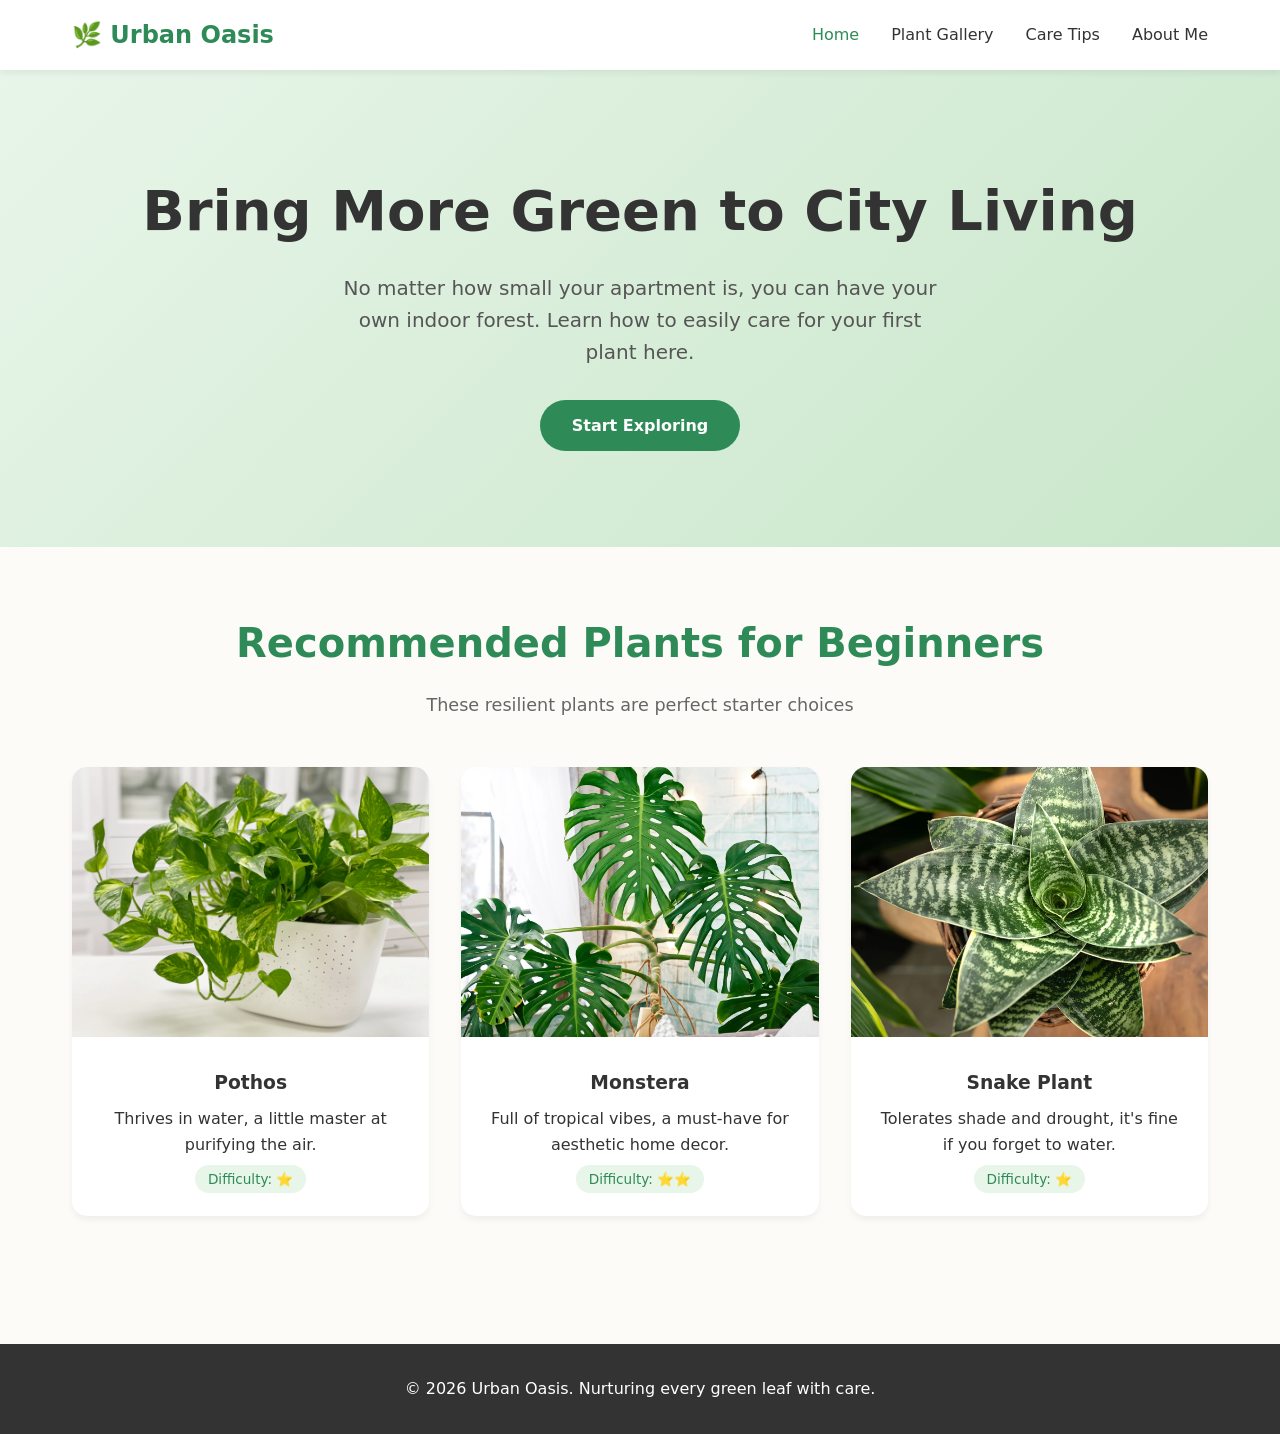
<file: index.html>
<!DOCTYPE html>
<html lang="en">
<head>
    <meta charset="UTF-8">
    <meta name="viewport" content="width=device-width, initial-scale=1.0">
    <title>Urban Oasis - Home</title>
    <link rel="stylesheet" href="style.css">
</head>
<body>
    <header>
        <div class="nav-container">
            <a href="index.html" class="logo">🌿 Urban Oasis</a>
            <nav>
                <ul>
                    <li><a href="index.html" class="active">Home</a></li>
                    <li><a href="gallery.html">Plant Gallery</a></li>
                    <li><a href="tips.html">Care Tips</a></li>
                    <li><a href="about.html">About Me</a></li>
                </ul>
            </nav>
        </div>
    </header>

    <main>
        <section class="hero">
            <h1>Bring More Green to City Living</h1>
            <p>No matter how small your apartment is, you can have your own indoor forest. Learn how to easily care for your first plant here.</p>
            <a href="gallery.html" class="btn">Start Exploring</a>
        </section>

        <section class="container">
            <h2 class="section-title">Recommended Plants for Beginners</h2>
            <p class="section-subtitle">These resilient plants are perfect starter choices</p>
            
            <div class="grid">
                <div class="card">
                    <img src="images/Pothos.png" alt="Pothos" style="width:100%; height:60%; object-fit:cover;">
                    <div class="card-body">                     
                        <h3>Pothos</h3>
                        <p>Thrives in water, a little master at purifying the air.</p>
                        <span class="tag">Difficulty: ⭐</span>
                    </div>
                </div>
                <div class="card">
                    <img src="images/Monstera.jpg" alt="Monstera" style="width:100%; height:60%; object-fit:cover;">
                    <div class="card-body">
                        <h3>Monstera</h3>
                        <p>Full of tropical vibes, a must-have for aesthetic home decor.</p>
                        <span class="tag">Difficulty: ⭐⭐</span>
                    </div>
                </div>
                <div class="card">
                    <img src="images/Snake Plant.jpg" alt="Snake Plant" style="width:100%; height:60%; object-fit:cover;">
                    <div class="card-body">
                        <h3>Snake Plant</h3>
                        <p>Tolerates shade and drought, it's fine if you forget to water.</p>
                        <span class="tag">Difficulty: ⭐</span>
                    </div>
                </div>
            </div>
        </section>
    </main>

    <footer>
        <p>&copy; 2026 Urban Oasis. Nurturing every green leaf with care.</p>
    </footer>
</body>
</html>
</file>
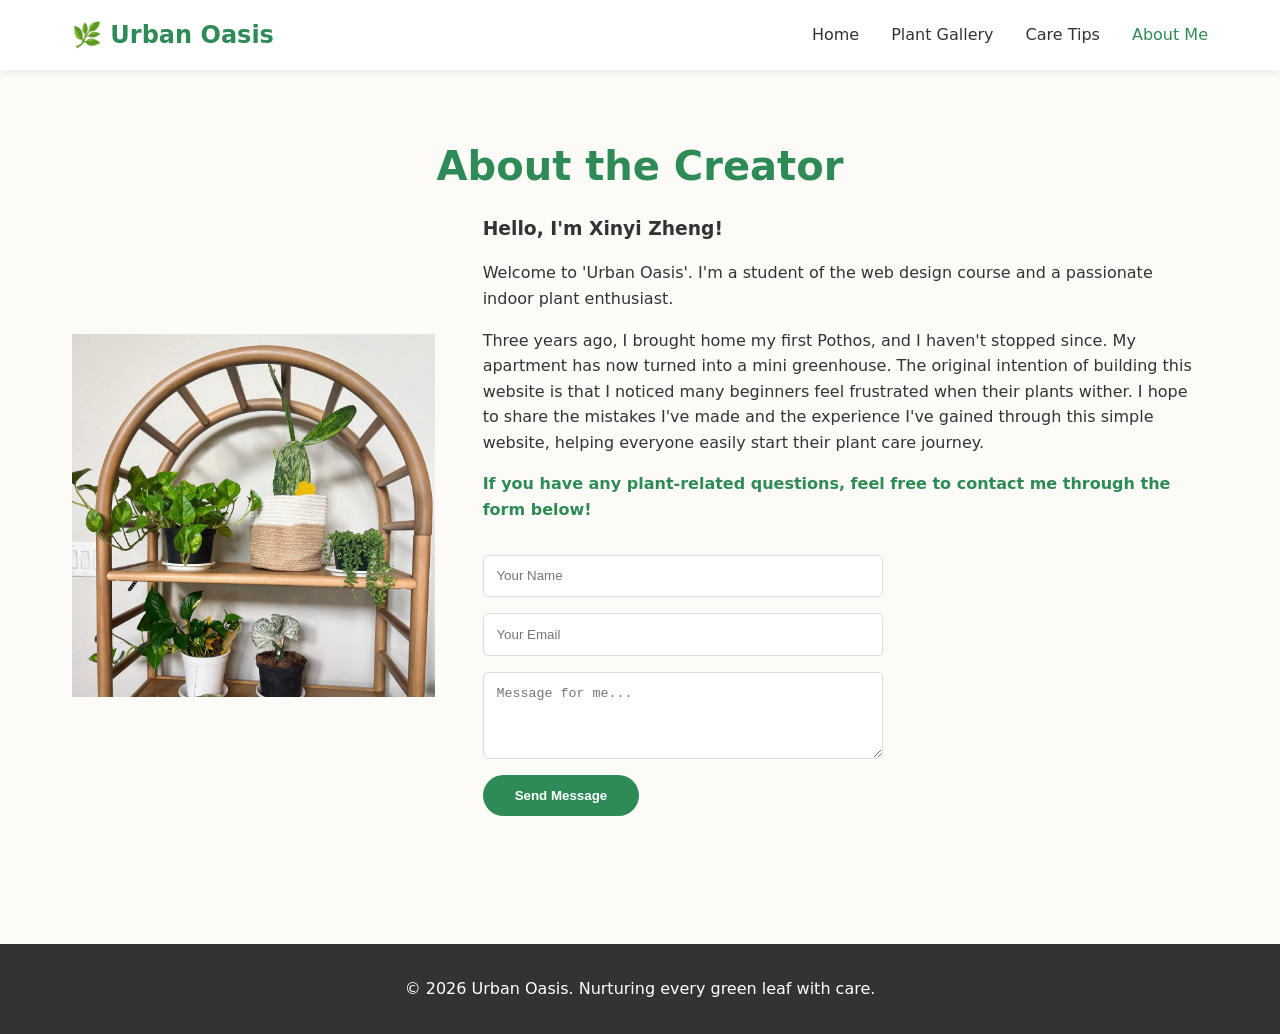
<file: about.html>
<!DOCTYPE html>
<html lang="en">
<head>
    <meta charset="UTF-8">
    <meta name="viewport" content="width=device-width, initial-scale=1.0">
    <title>Urban Oasis - About Me</title>
    <link rel="stylesheet" href="style.css">
</head>
<body>
    <header>
        <div class="nav-container">
            <a href="index.html" class="logo">🌿 Urban Oasis</a>
            <nav>
                <ul>
                    <li><a href="index.html">Home</a></li>
                    <li><a href="gallery.html">Plant Gallery</a></li>
                    <li><a href="tips.html">Care Tips</a></li>
                    <li><a href="about.html" class="active">About Me</a></li>
                </ul>
            </nav>
        </div>
    </header>

    <main>
        <section class="container">
            <h2 class="section-title">About the Creator</h2>
            
            <div class="about-content">
                <div class="profile-pic"><img src="images/My Plants.jpg" alt="My Plants" style="width:100%; height:100%; object-fit:cover;"></div>
                <div class="about-text">
                    <h3>Hello, I'm Xinyi Zheng!</h3>
                    <p style="margin: 1rem 0;">
                        Welcome to 'Urban Oasis'. I'm a student of the web design course and a passionate indoor plant enthusiast.
                    </p>
                    <p style="margin: 1rem 0;">
                        Three years ago, I brought home my first Pothos, and I haven't stopped since. My apartment has now turned into a mini greenhouse. The original intention of building this website is that I noticed many beginners feel frustrated when their plants wither. I hope to share the mistakes I've made and the experience I've gained through this simple website, helping everyone easily start their plant care journey.
                    </p>
                    <p style="margin: 1rem 0; font-weight: bold; color: var(--primary-green);">
                        If you have any plant-related questions, feel free to contact me through the form below!
                    </p>
                    
                    <form style="margin-top: 2rem; display: flex; flex-direction: column; gap: 1rem; max-width: 400px;">
                        <input type="text" placeholder="Your Name" style="padding: 0.8rem; border: 1px solid #ddd; border-radius: 5px;">
                        <input type="email" placeholder="Your Email" style="padding: 0.8rem; border: 1px solid #ddd; border-radius: 5px;">
                        <textarea placeholder="Message for me..." rows="4" style="padding: 0.8rem; border: 1px solid #ddd; border-radius: 5px;"></textarea>
                        <button type="button" class="btn" style="align-self: flex-start;">Send Message</button>
                    </form>
                </div>
            </div>
        </section>
    </main>

    <footer>
        <p>&copy; 2026 Urban Oasis. Nurturing every green leaf with care.</p>
    </footer>
</body>
</html>
</file>
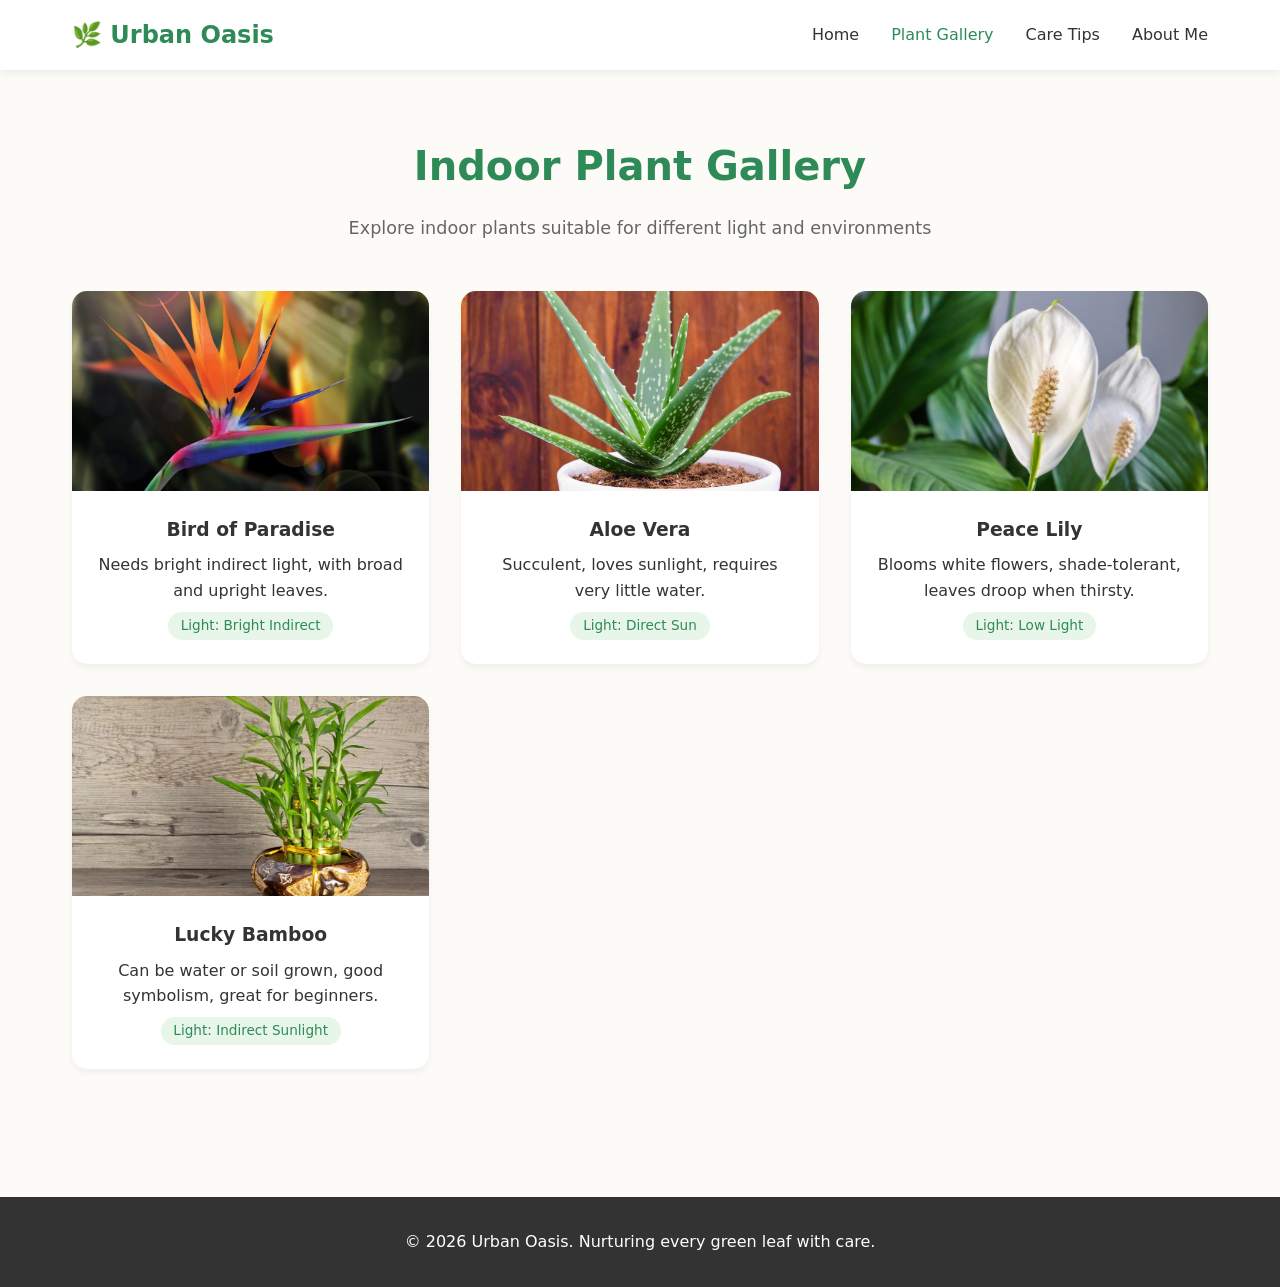
<file: gallery.html>
<!DOCTYPE html>
<html lang="en">
<head>
    <meta charset="UTF-8">
    <meta name="viewport" content="width=device-width, initial-scale=1.0">
    <title>Urban Oasis - Plant Gallery</title>
    <link rel="stylesheet" href="style.css">
</head>
<body>
    <header>
        <div class="nav-container">
            <a href="index.html" class="logo">🌿 Urban Oasis</a>
            <nav>
                <ul>
                    <li><a href="index.html">Home</a></li>
                    <li><a href="gallery.html" class="active">Plant Gallery</a></li>
                    <li><a href="tips.html">Care Tips</a></li>
                    <li><a href="about.html">About Me</a></li>
                </ul>
            </nav>
        </div>
    </header>

    <main>
        <section class="container">
            <h2 class="section-title">Indoor Plant Gallery</h2>
            <p class="section-subtitle">Explore indoor plants suitable for different light and environments</p>
            
            <div class="grid">
                <div class="card">
                    <div class="card-img" style="background-color: #E3F2FD;"><img src="images/Bird of Paradise.jpg" alt="Bird of Paradise" style="width:100%; height:100%; object-fit:cover;"></div>
                    <div class="card-body">
                        <h3>Bird of Paradise</h3>
                        <p>Needs bright indirect light, with broad and upright leaves.</p>
                        <span class="tag">Light: Bright Indirect</span>
                    </div>
                </div>
                <div class="card">
                    <div class="card-img" style="background-color: #FFF3E0;"><img src="images/Aloe Vera.jpg" alt="Aloe Vera" style="width:100%; height:100%; object-fit:cover;"></div>
                    <div class="card-body">
                        <h3>Aloe Vera</h3>
                        <p>Succulent, loves sunlight, requires very little water.</p>
                        <span class="tag">Light: Direct Sun</span>
                    </div>
                </div>
                <div class="card">
                    <div class="card-img" style="background-color: #F3E5F5;"><img src="images/Peace Lily.jpg" alt="Peace Lily" style="width:100%; height:100%; object-fit:cover;"></div>
                    <div class="card-body">
                        <h3>Peace Lily</h3>
                        <p>Blooms white flowers, shade-tolerant, leaves droop when thirsty.</p>
                        <span class="tag">Light: Low Light</span>
                    </div>
                </div>
                <div class="card">
                    <div class="card-img" style="background-color: #E8F5E9;"><img src="images/Lucky Bamboo.jpg" alt="Lucky Bamboo" style="width:100%; height:100%; object-fit:cover;"></div>
                    <div class="card-body">
                        <h3>Lucky Bamboo</h3>
                        <p>Can be water or soil grown, good symbolism, great for beginners.</p>
                        <span class="tag">Light: Indirect Sunlight</span>
                    </div>
                </div>
            </div>
        </section>
    </main>

    <footer>
        <p>&copy; 2026 Urban Oasis. Nurturing every green leaf with care.</p>
    </footer>
</body>
</html>
</file>
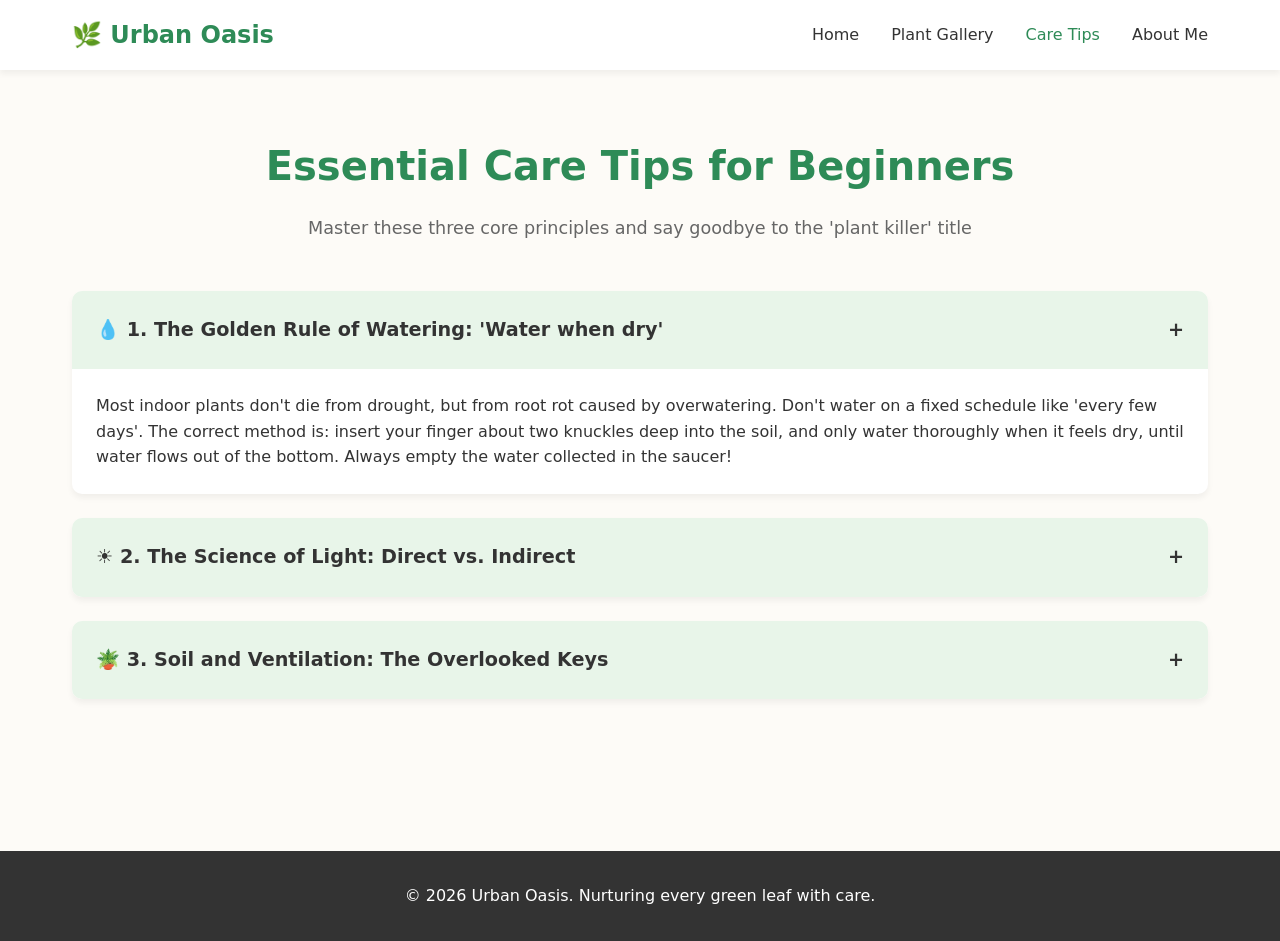
<file: tips.html>
<!DOCTYPE html>
<html lang="en">
<head>
    <meta charset="UTF-8">
    <meta name="viewport" content="width=device-width, initial-scale=1.0">
    <title>Urban Oasis - Care Tips</title>
    <link rel="stylesheet" href="style.css">
</head>
<body>
    <header>
        <div class="nav-container">
            <a href="index.html" class="logo">🌿 Urban Oasis</a>
            <nav>
                <ul>
                    <li><a href="index.html">Home</a></li>
                    <li><a href="gallery.html">Plant Gallery</a></li>
                    <li><a href="tips.html" class="active">Care Tips</a></li>
                    <li><a href="about.html">About Me</a></li>
                </ul>
            </nav>
        </div>
    </header>

    <main>
        <section class="container">
            <h2 class="section-title">Essential Care Tips for Beginners</h2>
            <p class="section-subtitle">Master these three core principles and say goodbye to the 'plant killer' title</p>
            
            <div class="tip-item active">
                <div class="tip-header" onclick="toggleTip(this)">
                    💧 1. The Golden Rule of Watering: 'Water when dry'
                    <span>+</span>
                </div>
                <div class="tip-content">
                    <p>Most indoor plants don't die from drought, but from root rot caused by overwatering. Don't water on a fixed schedule like 'every few days'. The correct method is: insert your finger about two knuckles deep into the soil, and only water thoroughly when it feels dry, until water flows out of the bottom. Always empty the water collected in the saucer!</p>
                </div>
            </div>

            <div class="tip-item">
                <div class="tip-header" onclick="toggleTip(this)">
                    ☀️ 2. The Science of Light: Direct vs. Indirect
                    <span>+</span>
                </div>
                <div class="tip-content">
                    <p><strong>Direct Light:</strong> Sunlight hits the leaves directly (like a south-facing windowsill), suitable for succulents and cacti.<br>
                    <strong>Bright Indirect Light:</strong> 1-2 meters away from the window, or light filtered through a sheer curtain. This is the favorite environment for 80% of indoor foliage plants (like Monstera and Pothos).<br>
                    <strong>Low Light Tolerant:</strong> Doesn't mean no light is needed, just that they can survive further from the window, like Snake Plants and Aglaonema.</p>
                </div>
            </div>

            <div class="tip-item">
                <div class="tip-header" onclick="toggleTip(this)">
                    🪴 3. Soil and Ventilation: The Overlooked Keys
                    <span>+</span>
                </div>
                <div class="tip-content">
                    <p>Never dig up garden soil from outside to pot indoor plants! Garden soil compacts easily and may contain pest eggs. Please buy pre-mixed indoor potting soil (usually containing peat moss, perlite, and coco coir) to ensure it is loose and breathable. Additionally, good ventilation greatly reduces the chances of plant diseases and pests.</p>
                </div>
            </div>
        </section>
    </main>

    <footer>
        <p>&copy; 2026 Urban Oasis. Nurturing every green leaf with care.</p>
    </footer>

    <script>
        function toggleTip(header) {
            const item = header.parentElement;
            const icon = header.querySelector('span');
            
            document.querySelectorAll('.tip-item').forEach(el => {
                if (el !== item) {
                    el.classList.remove('active');
                    el.querySelector('span').textContent = '+';
                }
            });

            item.classList.toggle('active');
            icon.textContent = item.classList.contains('active') ? '-' : '+';
        }
    </script>
</body>
</html>
</file>
<file: style.css>
:root {
    --primary-green: #2E8B57;
    --light-green: #E8F5E9;
    --bg-color: #FDFBF7;
    --text-color: #333333;
    --card-bg: #FFFFFF;
    --shadow: 0 4px 6px rgba(0,0,0,0.05);
}

* { margin: 0; padding: 0; box-sizing: border-box; }

body {
    font-family: 'Segoe UI', system-ui, -apple-system, sans-serif;
    background-color: var(--bg-color);
    color: var(--text-color);
    line-height: 1.6;
}

a { text-decoration: none; color: inherit; }

header {
    background: white;
    box-shadow: var(--shadow);
    position: sticky;
    top: 0;
    z-index: 100;
}

.nav-container {
    max-width: 1200px;
    margin: 0 auto;
    padding: 1rem 2rem;
    display: flex;
    justify-content: space-between;
    align-items: center;
}

.logo { font-size: 1.5rem; font-weight: bold; color: var(--primary-green); }

nav ul {
    display: flex;
    list-style: none;
    gap: 2rem;
}

nav a {
    font-weight: 500;
    transition: color 0.3s;
}

nav a:hover, nav a.active { color: var(--primary-green); }

.container { max-width: 1200px; margin: 0 auto; padding: 4rem 2rem; }
.section-title { text-align: center; font-size: 2.5rem; margin-bottom: 1rem; color: var(--primary-green); }
.section-subtitle { text-align: center; color: #666; margin-bottom: 3rem; font-size: 1.1rem; }

.btn {
    display: inline-block;
    padding: 0.8rem 2rem;
    background-color: var(--primary-green);
    color: white;
    border-radius: 50px;
    font-weight: bold;
    transition: transform 0.2s, background 0.3s;
    border: none;
    cursor: pointer;
}
.btn:hover { background-color: #257047; transform: translateY(-2px); }

.hero {
    background: linear-gradient(135deg, var(--light-green) 0%, #C8E6C9 100%);
    text-align: center;
    padding: 6rem 2rem;
}
.hero h1 { font-size: 3.5rem; margin-bottom: 1rem; }
.hero p { font-size: 1.25rem; color: #555; margin-bottom: 2rem; max-width: 600px; margin-left: auto; margin-right: auto; }

.grid {
    display: grid;
    grid-template-columns: repeat(auto-fit, minmax(280px, 1fr));
    gap: 2rem;
}

.card {
    background: var(--card-bg);
    border-radius: 15px;
    overflow: hidden;
    box-shadow: var(--shadow);
    transition: transform 0.3s;
    text-align: center;
}
.card:hover { transform: translateY(-5px); }

.card-img {
    height: 200px;
    background-color: var(--light-green);
    display: flex;
    align-items: center;
    justify-content: center;
    font-size: 5rem; 
}

.card-body { padding: 1.5rem; }
.card-body h3 { margin-bottom: 0.5rem; }
.tag {
    display: inline-block;
    background: var(--light-green);
    color: var(--primary-green);
    padding: 0.2rem 0.8rem;
    border-radius: 20px;
    font-size: 0.85rem;
    margin-top: 0.5rem;
}

.tip-item {
    background: white;
    margin-bottom: 1.5rem;
    border-radius: 10px;
    box-shadow: var(--shadow);
    overflow: hidden;
}
.tip-header {
    padding: 1.5rem;
    font-size: 1.2rem;
    font-weight: bold;
    cursor: pointer;
    display: flex;
    justify-content: space-between;
    align-items: center;
    background: var(--light-green);
}
.tip-content {
    padding: 0 1.5rem;
    max-height: 0;
    overflow: hidden;
    transition: max-height 0.3s ease, padding 0.3s ease;
}
.tip-item.active .tip-content {
    padding: 1.5rem;
    max-height: 500px;
}

.about-content {
    display: grid;
    grid-template-columns: 1fr 2fr;
    gap: 3rem;
    align-items: center;
}
.profile-pic {
    width: 100%;
    aspect-ratio: 1;
    background: var(--light-green);
    border-radius: 50%;
    display: flex;
    align-items: center;
    justify-content: center;
    font-size: 8rem;
}

footer {
    background: #333;
    color: white;
    text-align: center;
    padding: 2rem;
    margin-top: 4rem;
}

@media (max-width: 768px) {
    .hero h1 { font-size: 2.5rem; }
    nav ul { display: none; } 
    .about-content { grid-template-columns: 1fr; text-align: center; }
    .profile-pic { max-width: 200px; margin: 0 auto; }
}
</file>
